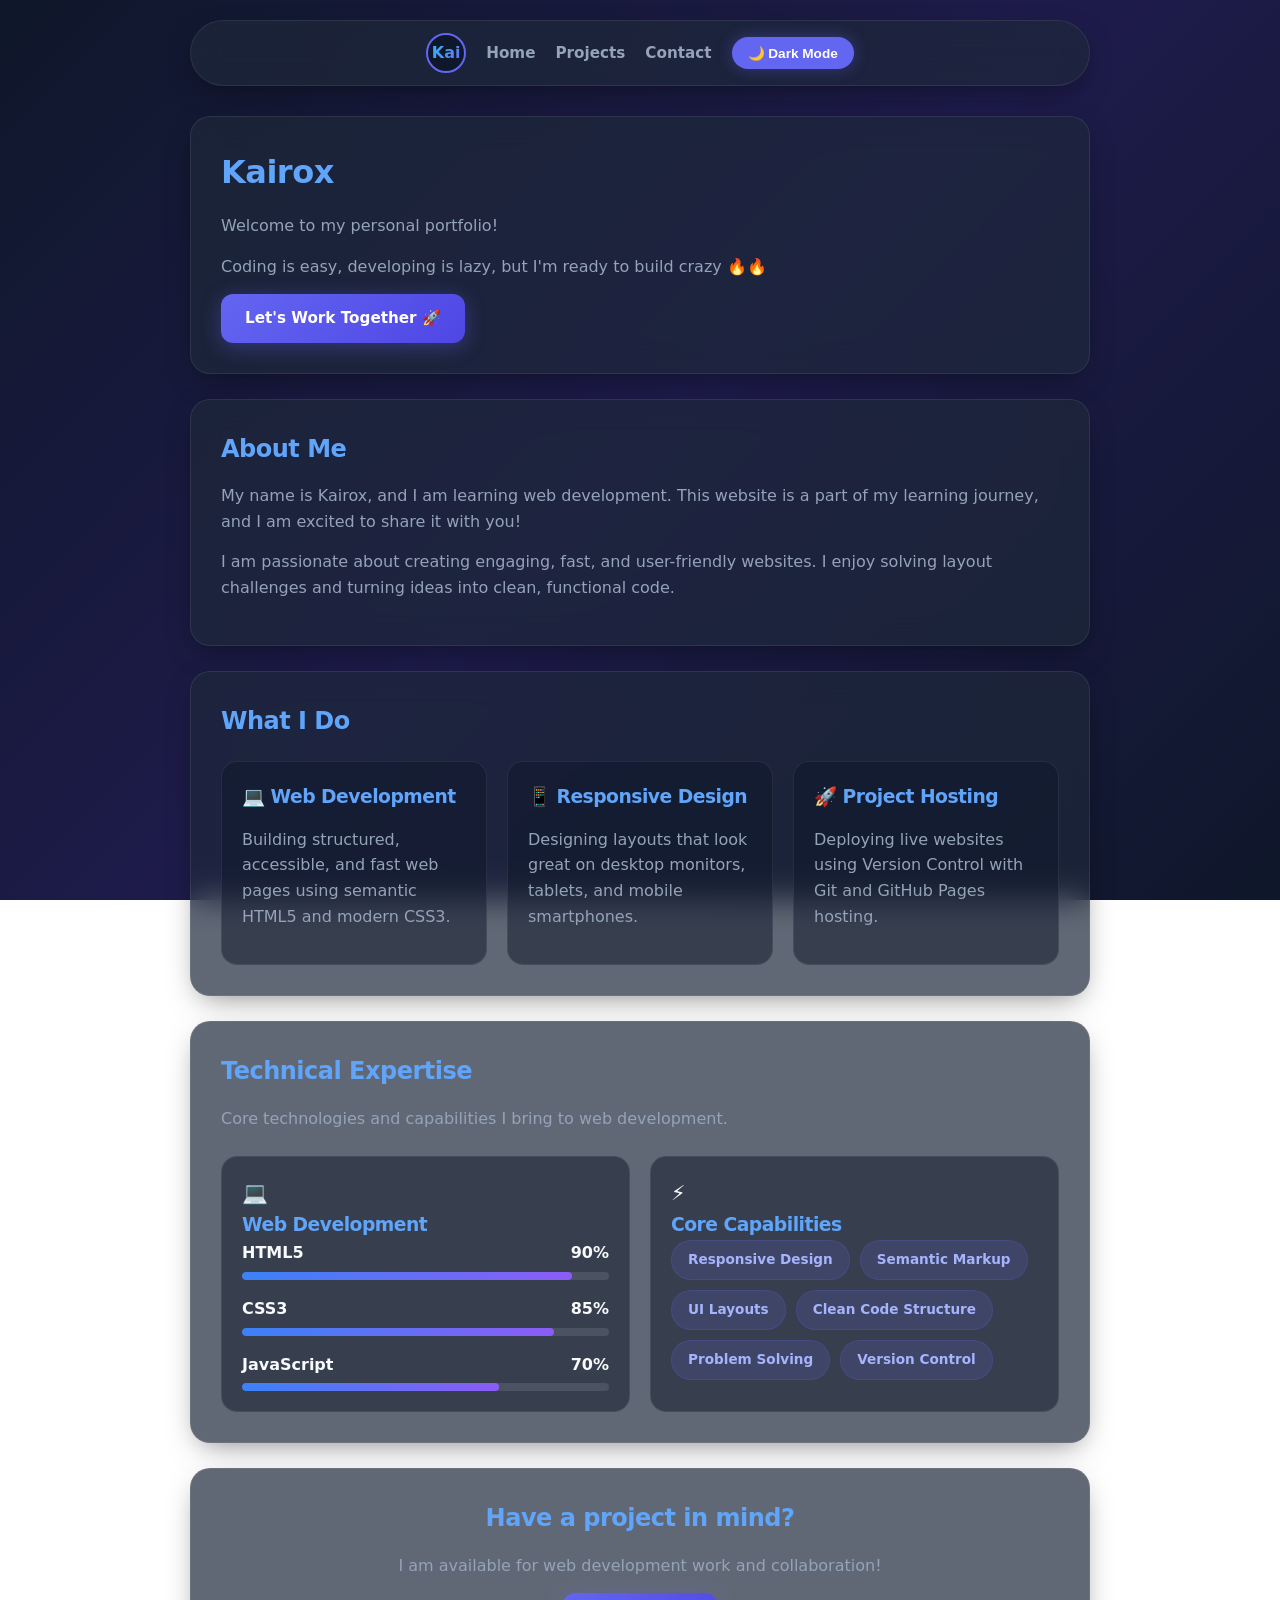
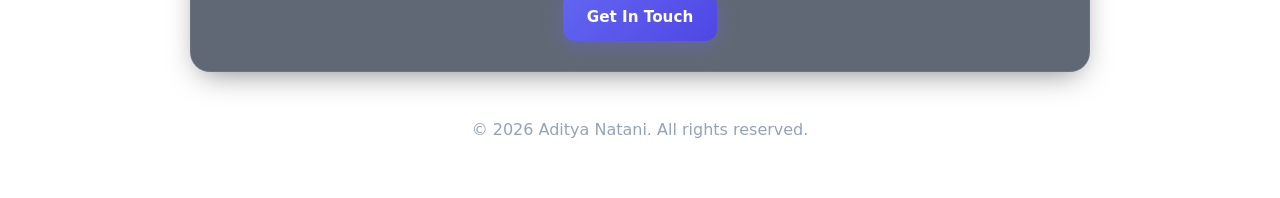
<file: index.html>
<!DOCTYPE html>
<html lang="en">

<head>
    <meta charset="UTF-8">
    <meta name="viewport" content="width=device-width, initial-scale=1.0">
    <title>Kairox</title>
    <link rel="projects" href="projects.html">
    <link rel="stylesheet" href="style.css">
</head>

<body>
    <header>
        <nav>
            <ul class="nav-links">
                <a href="index.html" style="text-decoration: none;">
                    <div style="
    width: 40px; 
    height: 40px; 
    border-radius: 50%; 
    background: #0f172a; 
    border: 2px solid #6366f1; 
    display: flex; 
    align-items: center; 
    justify-content: center; 
    font-weight: 900; 
    font-size: 16px;
    font-family: system-ui, sans-serif;
  ">
                        <span style="
      background: linear-gradient(135deg, #38bdf8, #6366f1); 
      background-clip: text;
      -webkit-background-clip: text; 
      -webkit-text-fill-color: transparent;
    ">Kai</span>
                    </div>
                </a>
                <li><a href="index.html">Home</a></li>
                <li><a href="projects.html">Projects</a></li>
                <li><a href="contact.html">Contact</a></li>
                <li><button id="theme-toggle" class="theme-toggle-btn">🌙 Dark Mode</button></li>
            </ul>
        </nav>
    </header>

    <main>
        <!-- Hero Box -->
        <div class="content-box">
            <h1>Kairox</h1>
            <p>Welcome to my personal portfolio!</p>
            <p>Coding is easy, developing is lazy, but I'm ready to build crazy 🔥🔥</p>
            <a href="contact.html" class="cta-btn">Let's Work Together 🚀</a>
        </div>

        <!-- About Me Box -->
        <div class="content-box">
            <h2>About Me</h2>
            <p>My name is Kairox, and I am learning web development. This website is a part of my learning
                journey, and I am excited to share it with you!</p>
            <p>I am passionate about creating engaging, fast, and user-friendly websites. I enjoy solving layout
                challenges and turning ideas into clean, functional code.</p>
        </div>

        <!-- Services Box -->
        <div class="content-box">
            <h2>What I Do</h2>
            <div class="services-list">
                <div class="service-item">
                    <h3>💻 Web Development</h3>
                    <p>Building structured, accessible, and fast web pages using semantic HTML5 and modern CSS3.</p>
                </div>
                <div class="service-item">
                    <h3>📱 Responsive Design</h3>
                    <p>Designing layouts that look great on desktop monitors, tablets, and mobile smartphones.</p>
                </div>
                <div class="service-item">
                    <h3>🚀 Project Hosting</h3>
                    <p>Deploying live websites using Version Control with Git and GitHub Pages hosting.</p>
                </div>
            </div>
        </div>

        <!-- Modern Skills Box -->
        <div class="content-box modern-skills-card">
            <h2>Technical Expertise</h2>
            <p style="margin-bottom: 25px;">Core technologies and capabilities I bring to web development.</p>

            <div class="skills-wrapper">
                <!-- Skill Group 1: Progress Bars -->
                <div class="skill-group">
                    <div class="group-header">
                        <span style="font-size: 1.3rem;">💻</span>
                        <h3 style="margin: 0;">Web Development</h3>
                    </div>

                    <div class="skill-bar-item" style="margin-bottom: 16px;">
                        <div
                            style="display: flex; justify-content: space-between; font-weight: 600; margin-bottom: 6px;">
                            <span>HTML5</span>
                            <span>90%</span>
                        </div>
                        <div class="progress-track">
                            <div class="progress-fill" style="width: 90%;"></div>
                        </div>
                    </div>

                    <div class="skill-bar-item" style="margin-bottom: 16px;">
                        <div
                            style="display: flex; justify-content: space-between; font-weight: 600; margin-bottom: 6px;">
                            <span>CSS3</span>
                            <span>85%</span>
                        </div>
                        <div class="progress-track">
                            <div class="progress-fill" style="width: 85%;"></div>
                        </div>
                    </div>

                    <div class="skill-bar-item">
                        <div
                            style="display: flex; justify-content: space-between; font-weight: 600; margin-bottom: 6px;">
                            <span>JavaScript</span>
                            <span>70%</span>
                        </div>
                        <div class="progress-track">
                            <div class="progress-fill" style="width: 70%;"></div>
                        </div>
                    </div>
                </div>

                <!-- Skill Group 2: Capabilities -->
                <div class="skill-group">
                    <div class="group-header">
                        <span style="font-size: 1.3rem;">⚡</span>
                        <h3 style="margin: 0;">Core Capabilities</h3>
                    </div>

                    <div class="pills-container">
                        <span class="modern-pill">Responsive Design</span>
                        <span class="modern-pill">Semantic Markup</span>
                        <span class="modern-pill">UI Layouts</span>
                        <span class="modern-pill">Clean Code Structure</span>
                        <span class="modern-pill">Problem Solving</span>
                        <span class="modern-pill">Version Control</span>
                    </div>
                </div>
            </div>
        </div>

        <!-- Call to Action Banner -->
        <div class="content-box" style="text-align: center;">
            <h2>Have a project in mind?</h2>
            <p>I am available for web development work and collaboration!</p>
            <a href="contact.html" class="cta-btn">Get In Touch</a>
        </div>

        <!-- Footer -->
        <footer style="text-align: center; padding: 20px 0;">
            <p>&copy; 2026 Aditya Natani. All rights reserved.</p>
        </footer>
    </main>

    <script src="script.js"></script>
</body>

</html>
</file>
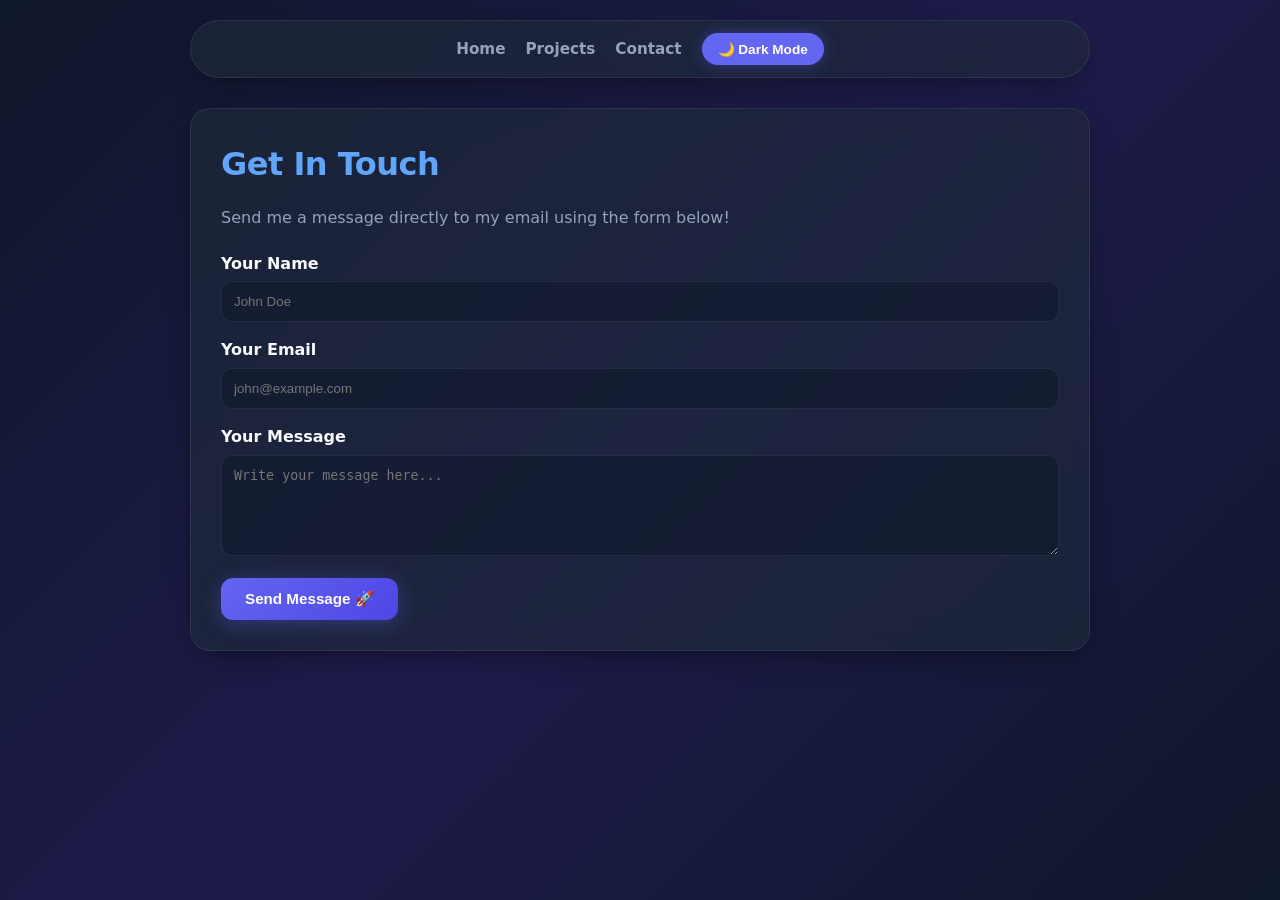
<file: contact.html>
<!DOCTYPE html>
<html lang="en">

<head>
    <meta charset="UTF-8">
    <meta name="viewport" content="width=device-width, initial-scale=1.0">
    <title>Contact | Kairox</title>
    <link rel="stylesheet" href="style.css">
</head>

<body>
    <header>
        <nav>
            <ul class="nav-links">
                <li><a href="index.html">Home</a></li>
                <li><a href="projects.html">Projects</a></li>
                <li><a href="contact.html">Contact</a></li>
                <li><button id="theme-toggle" class="theme-toggle-btn">🌙 Dark Mode</button></li>
            </ul>
        </nav>
    </header>

    <main>
        <div class="content-box">
            <h1>Get In Touch</h1>
            <p>Send me a message directly to my email using the form below!</p>

            <form action="https://api.web3forms.com/submit" method="POST" style="margin-top: 20px;">
                <!-- Web3Forms Access Key -->
                <input type="hidden" name="access_key" value="46455953-756d-4d4f-a196-a5abf6620c9f">

                <div style="margin-bottom: 15px;">
                    <label for="name" style="display: block; font-weight: bold; margin-bottom: 5px;">Your Name</label>
                    <input type="text" id="name" name="name" placeholder="John Doe" required
                        style="width: 100%; padding: 12px; border-radius: 10px; border: 1px solid var(--card-border); background: rgba(15, 23, 42, 0.5); color: var(--text-primary);">
                </div>

                <div style="margin-bottom: 15px;">
                    <label for="email" style="display: block; font-weight: bold; margin-bottom: 5px;">Your Email</label>
                    <input type="email" id="email" name="email" placeholder="john@example.com" required
                        style="width: 100%; padding: 12px; border-radius: 10px; border: 1px solid var(--card-border); background: rgba(15, 23, 42, 0.5); color: var(--text-primary);">
                </div>

                <div style="margin-bottom: 15px;">
                    <label for="message" style="display: block; font-weight: bold; margin-bottom: 5px;">Your Message</label>
                    <textarea id="message" name="message" rows="5" placeholder="Write your message here..." required
                        style="width: 100%; padding: 12px; border-radius: 10px; border: 1px solid var(--card-border); background: rgba(15, 23, 42, 0.5); color: var(--text-primary);"></textarea>
                </div>

                <button type="submit" class="cta-btn" style="cursor: pointer; border: none;">Send Message 🚀</button>
            </form>
        </div>
    </main>

    <script src="script.js"></script>
</body>

</html>
</file>
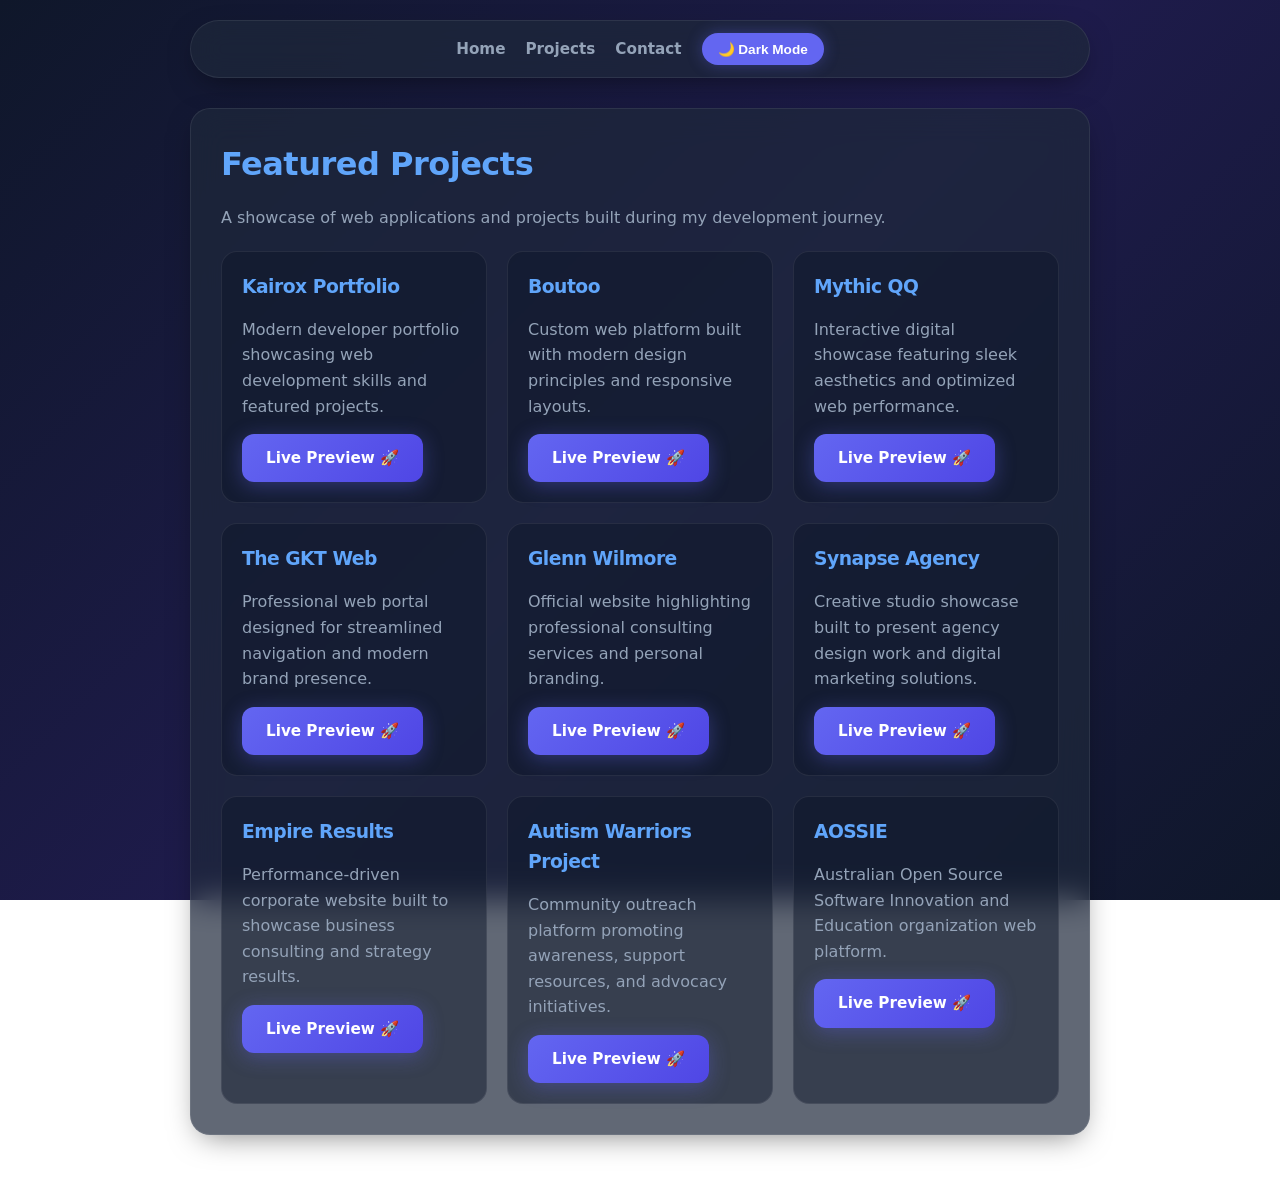
<file: projects.html>
<!DOCTYPE html>
<html lang="en">

<head>
    <meta charset="UTF-8">
    <meta name="viewport" content="width=device-width, initial-scale=1.0">
    <title>Projects | Kairox</title>
    <link rel="stylesheet" href="style.css">
</head>

<body>
    <header>
        <nav>
            <ul class="nav-links">
                <li><a href="index.html">Home</a></li>
                <li><a href="projects.html">Projects</a></li>
                <li><a href="contact.html">Contact</a></li>
                <li><button id="theme-toggle" class="theme-toggle-btn">🌙 Dark Mode</button></li>
            </ul>
        </nav>
    </header>

    <main>
        <div class="content-box">
            <h1>Featured Projects</h1>
            <p>A showcase of web applications and projects built during my development journey.</p>

            <div class="projects-list">
                <!-- Project 1 -->
                <div class="project-item">
                    <h3>Kairox Portfolio</h3>
                    <p>Modern developer portfolio showcasing web development skills and featured projects.</p>
                    <div style="display: flex; gap: 10px; margin-top: 15px; flex-wrap: wrap;">
                        <a href="https://kairox-portfolio.vercel.app/" target="_blank" rel="noopener noreferrer" class="cta-btn">Live Preview 🚀</a>
                    </div>
                </div>

                <!-- Project 2 -->
                <div class="project-item">
                    <h3>Boutoo</h3>
                    <p>Custom web platform built with modern design principles and responsive layouts.</p>
                    <div style="display: flex; gap: 10px; margin-top: 15px; flex-wrap: wrap;">
                        <a href="https://boutoo.vercel.app/" target="_blank" rel="noopener noreferrer" class="cta-btn">Live Preview 🚀</a>
                    </div>
                </div>

                <!-- Project 3 -->
                <div class="project-item">
                    <h3>Mythic QQ</h3>
                    <p>Interactive digital showcase featuring sleek aesthetics and optimized web performance.</p>
                    <div style="display: flex; gap: 10px; margin-top: 15px; flex-wrap: wrap;">
                        <a href="https://mythicqq.vercel.app/" target="_blank" rel="noopener noreferrer" class="cta-btn">Live Preview 🚀</a>
                    </div>
                </div>

                <!-- Project 4 -->
                <div class="project-item">
                    <h3>The GKT Web</h3>
                    <p>Professional web portal designed for streamlined navigation and modern brand presence.</p>
                    <div style="display: flex; gap: 10px; margin-top: 15px; flex-wrap: wrap;">
                        <a href="https://thegktweb.vercel.app/" target="_blank" rel="noopener noreferrer" class="cta-btn">Live Preview 🚀</a>
                    </div>
                </div>

                <!-- Project 5 -->
                <div class="project-item">
                    <h3>Glenn Wilmore</h3>
                    <p>Official website highlighting professional consulting services and personal branding.</p>
                    <div style="display: flex; gap: 10px; margin-top: 15px; flex-wrap: wrap;">
                        <a href="https://glennwilmore.co.uk/" target="_blank" rel="noopener noreferrer" class="cta-btn">Live Preview 🚀</a>
                    </div>
                </div>

                <!-- Project 6 -->
                <div class="project-item">
                    <h3>Synapse Agency</h3>
                    <p>Creative studio showcase built to present agency design work and digital marketing solutions.</p>
                    <div style="display: flex; gap: 10px; margin-top: 15px; flex-wrap: wrap;">
                        <a href="http://synapseagency.studio/" target="_blank" rel="noopener noreferrer" class="cta-btn">Live Preview 🚀</a>
                    </div>
                </div>

                <!-- Project 7 -->
                <div class="project-item">
                    <h3>Empire Results</h3>
                    <p>Performance-driven corporate website built to showcase business consulting and strategy results.</p>
                    <div style="display: flex; gap: 10px; margin-top: 15px; flex-wrap: wrap;">
                        <a href="https://www.empireresults.com/" target="_blank" rel="noopener noreferrer" class="cta-btn">Live Preview 🚀</a>
                    </div>
                </div>

                <!-- Project 8 -->
                <div class="project-item">
                    <h3>Autism Warriors Project</h3>
                    <p>Community outreach platform promoting awareness, support resources, and advocacy initiatives.</p>
                    <div style="display: flex; gap: 10px; margin-top: 15px; flex-wrap: wrap;">
                        <a href="https://autismwarriorsproject.com/" target="_blank" rel="noopener noreferrer" class="cta-btn">Live Preview 🚀</a>
                    </div>
                </div>

                <!-- Project 9 -->
                <div class="project-item">
                    <h3>AOSSIE</h3>
                    <p>Australian Open Source Software Innovation and Education organization web platform.</p>
                    <div style="display: flex; gap: 10px; margin-top: 15px; flex-wrap: wrap;">
                        <a href="https://aossie.org/" target="_blank" rel="noopener noreferrer" class="cta-btn">Live Preview 🚀</a>
                    </div>
                </div>
            </div>
        </div>
    </main>

    <script src="script.js"></script>
</body>

</html>
</file>
<file: style.css>
:root {
    --bg-gradient: linear-gradient(135deg, #0f172a 0%, #1e1b4b 50%, #0f172a 100%);
    --card-bg: rgba(30, 41, 59, 0.7);
    --card-border: rgba(255, 255, 255, 0.08);
    --text-primary: #f8fafc;
    --text-secondary: #94a3b8;
    --accent-primary: #6366f1;
    --accent-hover: #4f46e5;
    --accent-glow: rgba(99, 102, 241, 0.35);
    --badge-bg: rgba(99, 102, 241, 0.15);
    --heading-color: #60a5fa;
    --shadow-soft: 0 10px 30px -10px rgba(0, 0, 0, 0.5);
}

body.dark-mode {
    --bg-gradient: linear-gradient(135deg, #020617 0%, #0f172a 100%);
    --card-bg: rgba(15, 23, 42, 0.85);
    --accent-primary: #3b82f6;
    --accent-glow: rgba(59, 130, 246, 0.4);
}

* {
    box-sizing: border-box;
    margin: 0;
    padding: 0;
}

html {
    scroll-behavior: smooth;
    font-family: 'Segoe UI', system-ui, -apple-system, sans-serif;
}

body {
    background: var(--bg-gradient);
    background-attachment: fixed;
    color: var(--text-primary);
    min-height: 100vh;
    padding: 20px 15px;
    line-height: 1.6;
    transition: opacity 0.4s ease, background 0.5s ease;
}

header {
    max-width: 900px;
    margin: 0 auto 30px auto;
}

nav {
    background: var(--card-bg);
    backdrop-filter: blur(16px);
    -webkit-backdrop-filter: blur(16px);
    border: 1px solid var(--card-border);
    border-radius: 50px;
    padding: 12px 25px;
    box-shadow: var(--shadow-soft);
}

.nav-links {
    display: flex;
    justify-content: center;
    align-items: center;
    gap: 20px;
    list-style: none;
    flex-wrap: wrap;
}

.nav-links a {
    color: var(--text-secondary);
    text-decoration: none;
    font-weight: 600;
    font-size: 0.95rem;
    transition: color 0.3s ease, transform 0.2s ease;
}

.nav-links a:hover {
    color: var(--text-primary);
    transform: translateY(-2px);
}

.theme-toggle-btn {
    background: var(--accent-primary);
    color: #fff;
    border: none;
    padding: 8px 16px;
    border-radius: 20px;
    cursor: pointer;
    font-weight: 600;
    font-size: 0.85rem;
    box-shadow: 0 0 15px var(--accent-glow);
    transition: all 0.3s ease;
}

.theme-toggle-btn:hover {
    transform: scale(1.05);
    background: var(--accent-hover);
}

main {
    max-width: 900px;
    margin: 0 auto;
}

.content-box, .modern-skills-card {
    background: var(--card-bg);
    backdrop-filter: blur(16px);
    -webkit-backdrop-filter: blur(16px);
    border: 1px solid var(--card-border);
    border-radius: 20px;
    padding: 30px;
    margin-bottom: 25px;
    box-shadow: var(--shadow-soft);
    transition: transform 0.3s ease, border-color 0.3s ease;
}

.content-box:hover {
    border-color: rgba(99, 102, 241, 0.3);
}

h1, h2, h3 {
    color: var(--heading-color);
    margin-bottom: 15px;
    letter-spacing: -0.5px;
}

p {
    color: var(--text-secondary);
    margin-bottom: 15px;
}

.cta-btn {
    display: inline-block;
    background: linear-gradient(135deg, var(--accent-primary), var(--accent-hover));
    color: #ffffff;
    padding: 12px 24px;
    text-decoration: none;
    border-radius: 12px;
    font-weight: 600;
    font-size: 0.95rem;
    box-shadow: 0 4px 20px var(--accent-glow);
    transition: all 0.3s ease;
}

.cta-btn:hover {
    transform: translateY(-3px) scale(1.02);
    box-shadow: 0 8px 25px var(--accent-glow);
}

.btn-secondary {
    background: rgba(255, 255, 255, 0.05);
    color: var(--text-primary);
    border: 1px solid var(--card-border);
    padding: 10px 18px;
    text-decoration: none;
    border-radius: 10px;
    font-weight: 600;
    font-size: 0.85rem;
    transition: all 0.3s ease;
}

.btn-secondary:hover {
    background: rgba(255, 255, 255, 0.15);
    transform: translateY(-2px);
}

.services-list, .projects-list, .skills-wrapper {
    display: grid;
    grid-template-columns: repeat(auto-fit, minmax(260px, 1fr));
    gap: 20px;
    margin-top: 20px;
}

.service-item, .project-item, .skill-group {
    background: rgba(15, 23, 42, 0.5);
    border: 1px solid var(--card-border);
    padding: 20px;
    border-radius: 16px;
    transition: all 0.3s ease;
}

.service-item:hover, .project-item:hover, .skill-group:hover {
    transform: translateY(-5px);
    background: rgba(30, 41, 59, 0.8);
    border-color: var(--accent-primary);
}

.pills-container {
    display: flex;
    flex-wrap: wrap;
    gap: 10px;
}

.modern-pill {
    background: var(--badge-bg);
    color: #a5b4fc;
    border: 1px solid rgba(99, 102, 241, 0.2);
    padding: 8px 16px;
    border-radius: 30px;
    font-size: 0.85rem;
    font-weight: 600;
    transition: all 0.3s ease;
}

.modern-pill:hover {
    background: var(--accent-primary);
    color: #fff;
    transform: scale(1.05);
}

.progress-track {
    background: rgba(255, 255, 255, 0.1);
    height: 8px;
    border-radius: 10px;
    overflow: hidden;
}

.progress-fill {
    background: linear-gradient(90deg, #3b82f6, #8b5cf6);
    height: 100%;
    border-radius: 10px;
    transition: width 1.2s cubic-bezier(0.16, 1, 0.3, 1);
}
</file>
